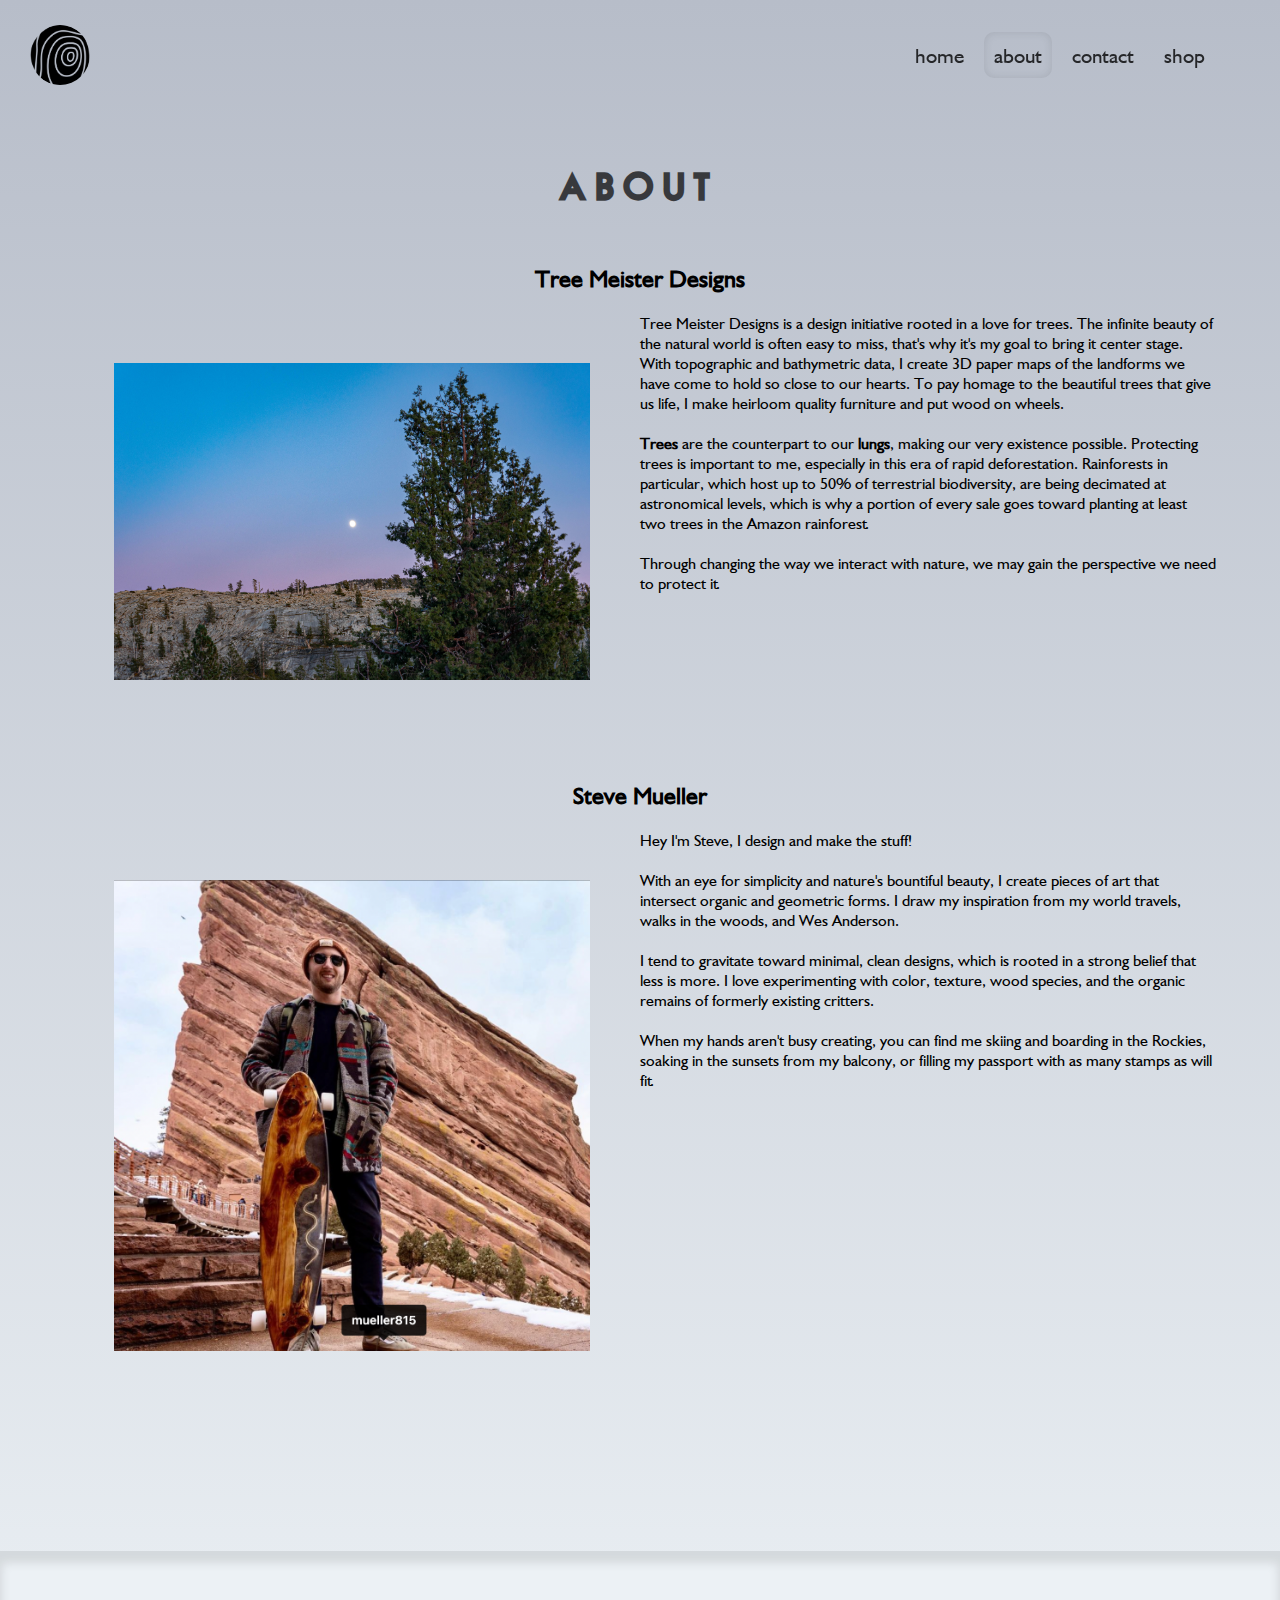
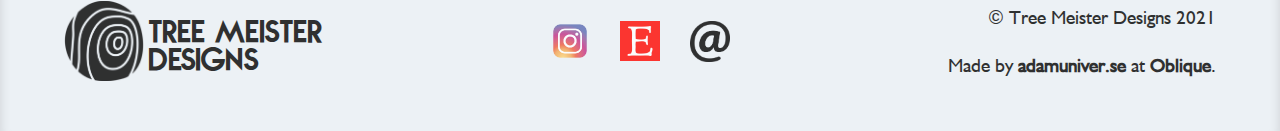
<file: about.html>
<html lang="en">
<head>
    <meta charset="UTF-8">
    <meta name="viewport" content="width=device-width, initial-scale=1.0">
    <link rel="stylesheet" href="styles.css">
    <link rel="icon" type="image/png" href="img/logo.png">
    <title>Tree Meister Designs - Home</title>
    <script src="https://ajax.googleapis.com/ajax/libs/jquery/3.6.0/jquery.min.js"></script>
    <script src="js/jquery.min.js"></script> 
    <script src="js/jquery-ui.js"></script>
</head>
<body>

    <nav class=desktop-nav>
        <div class=nav-container>
            <div class=nav-logo><a href="index.html"><img src="img/logo.png" alt=""><h1>TREE MEISTER DESIGNS</h1></a></div>
            <div class=nav-links>
                <a href="index.html"><p>home</p></a>
                <a class=nav-active href="about.html"><p>about</p></a>
                <a href="contact.html"><p>contact</p></a>
                <a target=_blank href="https://etsy.me/3eWZcdj"><p>shop</p></a>
            </div>
        </div>
    </nav>

    <nav class=mobile-nav>
        <div class=nav-container>
            <div class=nav-logo><a href=index.html><img src="img/logo.png" alt=""></a></div>
            <div class="hamburger">
              <span class="bar"></span>
              <span class="bar"></span>
              <span class="bar"></span>
          </div>
        </div>
        <div class=nav-drop>
            <div class=nav-links>
                <a href="index.html"><p>home</p></a>
                <a class=nav-active href="about.html"><p>about</p></a>
                <a href="contact.html"><p>contact</p></a>
                <a target=_blank href="https://etsy.me/3eWZcdj"><p>shop</p></a>
            </div>
        </div>
    </nav>

    <div class=about-container>
      <h1>ABOUT</h1>
        <div class=about-1>
          <h3>Tree Meister Designs</h3>
          <div><img src="img/moon.jpg" alt=""></div>
          <div><p>Tree Meister Designs is a design initiative rooted in a love for trees. The infinite beauty of the natural world is often easy to miss, that's why it's my goal to bring it center stage. With topographic and bathymetric data, I create 3D paper maps of the landforms we have come to hold so close to our hearts. To pay homage to the beautiful trees that give us life, I make heirloom quality furniture and put wood on wheels.
            <br><br>
            <strong>Trees</strong> are the counterpart to our <strong>lungs</strong>, making our very existence possible. Protecting trees is important to me, especially in this era of rapid deforestation. Rainforests in particular, which host up to 50% of terrestrial biodiversity, are being decimated at astronomical levels, which is why a portion of every sale goes toward planting at least two trees in the Amazon rainforest.
            
            
            <br><br>
            Through changing the way we interact with nature, we may gain the perspective we need to protect it. 
            
            </p></div>
        </div>

        <div class=about-2>
          <h3>Steve Mueller</h3>
          <div><img src="img/steve.png" alt=""></div>
          <div><p>Hey I'm Steve, I design and make the stuff! 
            <br><br>
            With an eye for simplicity and nature's bountiful beauty, I create pieces of art that intersect organic and geometric forms. I draw my inspiration from my world travels, walks in the woods, and Wes Anderson.
            <br><br>
            I tend to gravitate toward minimal, clean designs, which is rooted in a strong belief that less is more. I love experimenting with color, texture, wood species, and the organic remains of formerly existing critters.
            <br><br>
            When my hands aren't busy creating, you can find me skiing and boarding in the Rockies, soaking in the sunsets from my balcony, or filling my passport with as many stamps as will fit.</p></div>
        </div>

    </div>



    <footer>
        <div>
            <img class=footer-logo src="img/logo.png" alt=""><p class=footer-title> Tree Meister<br> Designs</p>
        </div>
    
        <div>
            <a target=_blank href="https://instagram.com/tree_meister_designs"><img class=footer-icon src="img/ig.png" alt=""></a>
            <a target=_blank href="https://etsy.me/3eWZcdj"><img class=footer-icon src="img/etsy.png" alt=""></a>
            <a href="mailto:"><img class=footer-icon src="img/email.png" alt=""></a>
        </div>
    
        <div>
            <p>&copy; Tree Meister Designs 2021<br><br>Made by <a class=oblique href=https://adamuniver.se target=_blank>adamuniver.se</a> at <a class=oblique href=https://obliqueco.com target=_blank>Oblique</a>.
            </p>
        </div>
    
    </footer>


</body>




<script src="js/rellax.js"></script>
<script>
  // Accepts any class name
  var rellax = new Rellax('.rellax');
</script>


<script>
$(function() {
  $('.hamburger').click(function() {
    $(".nav-drop").toggleClass('open');
    $(".hamburger").toggleClass("active");
  });
});


$(function () {
  $(document).scroll(function () {
    var $nav = $(".desktop-nav");
    $nav.toggleClass('scrolled', $(this).scrollTop() > $nav.height());
  });
});

$(function () {
  $(document).scroll(function () {
    var $nav = $(".mobile-nav .nav-container");
    $nav.toggleClass('scrolled', $(this).scrollTop() > $nav.height());
  });
});
$(function () {
  $(document).scroll(function () {
    var $nav = $(".nav-logo a h1");
    $nav.toggleClass('show', $(this).scrollTop() > $nav.height());
  });
});
</script>
</html>
</file>
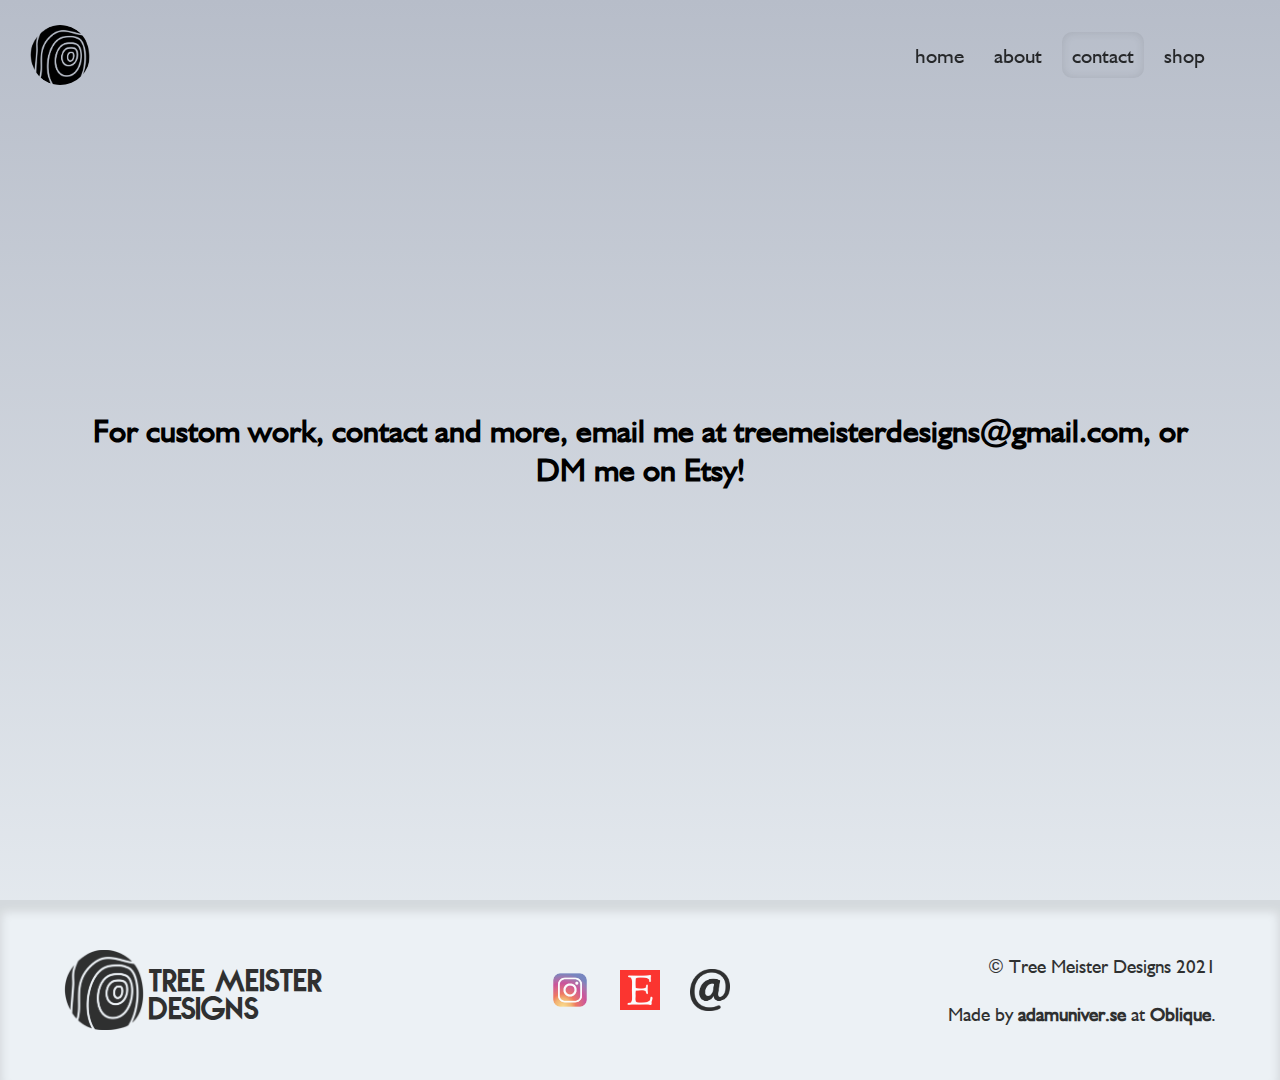
<file: contact.html>
<html lang="en">
<head>
    <meta charset="UTF-8">
    <meta name="viewport" content="width=device-width, initial-scale=1.0">
    <link rel="stylesheet" href="styles.css">
    <link rel="icon" type="image/png" href="img/logo.png">
    <title>Tree Meister Designs - Home</title>
    <script src="https://ajax.googleapis.com/ajax/libs/jquery/3.6.0/jquery.min.js"></script>
    <script src="js/jquery.min.js"></script> 
    <script src="js/jquery-ui.js"></script>
</head>
<body>

    <nav class=desktop-nav>
        <div class=nav-container>
            <div class=nav-logo><a href="index.html"><img src="img/logo.png" alt=""><h1>TREE MEISTER DESIGNS</h1></a></div>
            <div class=nav-links>
                <a href="index.html"><p>home</p></a>
                <a href="about.html"><p>about</p></a>
                <a class=nav-active href="contact.html"><p>contact</p></a>
                <a target=_blank href="https://etsy.me/3eWZcdj"><p>shop</p></a>
            </div>
        </div>
    </nav>

    <nav class=mobile-nav>
        <div class=nav-container>
            <div class=nav-logo><a href=index.html><img src="img/logo.png" alt=""></a></div>
            <div class="hamburger">
              <span class="bar"></span>
              <span class="bar"></span>
              <span class="bar"></span>
          </div>
        </div>
        <div class=nav-drop>
            <div class=nav-links>
                <a href="index.html"><p>home</p></a>
                <a href="about.html"><p>about</p></a>
                <a class=nav-active href="contact.html"><p>contact</p></a>
                <a target=_blank href="https://etsy.me/3eWZcdj"><p>shop</p></a>
            </div>
        </div>
    </nav>

    <div class=contact-container>
        <h1>For custom work, contact and more, email me at <a href=mailto:Treemeisterdesigns@gmail.com>treemeisterdesigns@gmail.com</a>, or DM me on <a href=https://etsy.me/3eWZcdj><span>Etsy</span></a>!</h1>
    </div>



    <footer>
        <div>
            <img class=footer-logo src="img/logo.png" alt=""><p class=footer-title> Tree Meister<br> Designs</p>
        </div>
    
        <div>
            <a target=_blank href="https://instagram.com/tree_meister_designs"><img class=footer-icon src="img/ig.png" alt=""></a>
            <a target=_blank href="https://etsy.me/3eWZcdj"><img class=footer-icon src="img/etsy.png" alt=""></a>
            <a href="mailto:"><img class=footer-icon src="img/email.png" alt=""></a>
        </div>
    
        <div>
            <p>&copy; Tree Meister Designs 2021<br><br>Made by <a class=oblique href=https://adamuniver.se target=_blank>adamuniver.se</a> at <a class=oblique href=https://obliqueco.com target=_blank>Oblique</a>.
            </p>
        </div>
    
    </footer>


</body>




<script src="js/rellax.js"></script>
<script>
  // Accepts any class name
  var rellax = new Rellax('.rellax');
</script>


<script>
$(function() {
  $('.hamburger').click(function() {
    $(".nav-drop").toggleClass('open');
    $(".hamburger").toggleClass("active");
  });
});


$(function () {
  $(document).scroll(function () {
    var $nav = $(".desktop-nav");
    $nav.toggleClass('scrolled', $(this).scrollTop() > $nav.height());
  });
});

$(function () {
  $(document).scroll(function () {
    var $nav = $(".mobile-nav .nav-container");
    $nav.toggleClass('scrolled', $(this).scrollTop() > $nav.height());
  });
});
$(function () {
  $(document).scroll(function () {
    var $nav = $(".nav-logo a h1");
    $nav.toggleClass('show', $(this).scrollTop() > $nav.height());
  });
});
</script>
</html>
</file>
<file: styles.css>
* {
  margin: 0;
  -webkit-box-sizing: border-box;
          box-sizing: border-box;
}

::-moz-selection {
  background: rgba(118, 192, 213, 0);
  color: white;
}

::selection {
  background: rgba(118, 192, 213, 0);
  color: white;
}

::-moz-selection {
  background: #76c0d5;
  /* Gecko Browsers */
  border-radius: 10px;
}

@font-face {
  font-family: nova;
  src: url(fonts/nova.otf);
}

@font-face {
  font-family: humanist;
  src: url(fonts/Humanist.ttf);
}

a {
  text-decoration: none;
  color: inherit;
  cursor: pointer !important;
}

body {
  background: -webkit-gradient(linear, left bottom, left top, from(#ecf1f5), to(#b7bdc9));
  background: linear-gradient(0deg, #ecf1f5 0%, #b7bdc9 100%);
  font-family: "humanist";
}

button {
  margin: 20px 0;
  -webkit-backdrop-filter: blur(4px);
          backdrop-filter: blur(4px);
  font-family: "humanist";
  font-size: 1.2em;
  border: none;
  border-radius: 10px;
  -webkit-box-shadow: rgba(0, 0, 0, 0.1) 0px 0px 30px;
          box-shadow: rgba(0, 0, 0, 0.1) 0px 0px 30px;
  padding: 10px 15px;
  background: rgba(255, 255, 255, 0.05);
  cursor: pointer !important;
  -webkit-transition: 0.3s;
  transition: 0.3s;
}

button:hover {
  -webkit-transform: translateY(3px);
          transform: translateY(3px);
  -webkit-box-shadow: rgba(0, 0, 0, 0.15) 0px 0px 10px;
          box-shadow: rgba(0, 0, 0, 0.15) 0px 0px 10px;
  -webkit-transition: 0.3s;
  transition: 0.3s;
}

@media screen and (min-width: 700px) {
  .nav-active {
    -webkit-box-shadow: rgba(0, 0, 0, 0.1) 0px 0px 10px inset;
            box-shadow: rgba(0, 0, 0, 0.1) 0px 0px 10px inset;
    border-radius: 10px;
    -webkit-user-select: none;
       -moz-user-select: none;
        -ms-user-select: none;
            user-select: none;
    pointer-events: none;
  }
  .mobile-nav {
    display: none !important;
  }
  .desktop-hide {
    display: none;
  }
  nav {
    position: fixed;
    z-index: 1000000000;
    height: 110px;
    width: 100%;
    -ms-flex-line-pack: center;
        align-content: center;
    -webkit-transition: 0.3s;
    transition: 0.3s;
  }
  .scrolled {
    -webkit-backdrop-filter: blur(4px);
            backdrop-filter: blur(4px);
    -webkit-box-shadow: rgba(0, 0, 0, 0.1) 0px 0px 30px;
            box-shadow: rgba(0, 0, 0, 0.1) 0px 0px 30px;
    height: 90px;
    -webkit-transition: 0.3s;
    transition: 0.3s;
  }
  .nav-container {
    display: -webkit-box;
    display: -ms-flexbox;
    display: flex;
    -webkit-box-align: center;
        -ms-flex-align: center;
            align-items: center;
    -webkit-box-pack: center;
        -ms-flex-pack: center;
            justify-content: center;
    -ms-flex-wrap: nowrap;
        flex-wrap: nowrap;
    height: 100%;
  }
  .nav-logo {
    width: 80%;
    margin-left: 30px;
  }
  .nav-logo a {
    width: 100%;
    display: -webkit-box;
    display: -ms-flexbox;
    display: flex;
    -webkit-box-pack: start;
        -ms-flex-pack: start;
            justify-content: flex-start;
    -webkit-box-align: center;
        -ms-flex-align: center;
            align-items: center;
    letter-spacing: 0.1em;
  }
  .nav-logo a h1 {
    margin-left: 5%;
    opacity: 0;
    -webkit-transition: 0.3s;
    transition: 0.3s;
  }
  .show {
    opacity: 0.8 !important;
    -webkit-transition: 0.3s;
    transition: 0.3s;
  }
  .nav-logo a:hover h1 {
    color: #474747;
    -webkit-transition: 0.2;
    transition: 0.2;
  }
  .nav-links {
    width: 70%;
    text-align: right;
    margin-right: 60px;
    font-family: humanist;
    display: -webkit-box;
    display: -ms-flexbox;
    display: flex;
    -webkit-box-pack: end;
        -ms-flex-pack: end;
            justify-content: flex-end;
    -webkit-box-align: center;
        -ms-flex-align: center;
            align-items: center;
    font-size: 1.3em;
    font-weight: 100;
    color: rgba(0, 0, 0, 0.8);
  }
  .nav-links a {
    padding: 10px;
    margin: 5px;
    -webkit-transition: 0.2s;
    transition: 0.2s;
  }
  .nav-links a:hover {
    z-index: 1000;
    -webkit-backdrop-filter: blur(4px);
            backdrop-filter: blur(4px);
    -webkit-box-shadow: rgba(0, 0, 0, 0.1) 0px 0px 10px;
            box-shadow: rgba(0, 0, 0, 0.1) 0px 0px 10px;
    border-radius: 10px;
    -webkit-transition: 0.2s;
    transition: 0.2s;
  }
  .nav-links a:active {
    -webkit-box-shadow: rgba(0, 0, 0, 0.1) 0px 0px 10px inset;
            box-shadow: rgba(0, 0, 0, 0.1) 0px 0px 10px inset;
    border-radius: 10px;
    -webkit-transition: 0.2s;
    transition: 0.2s;
  }
  .nav-logo img {
    border-radius: 100%;
    height: 60px;
  }
  .landing {
    width: 100vw;
    height: 100vh;
    display: -webkit-box;
    display: -ms-flexbox;
    display: flex;
    -webkit-box-align: center;
        -ms-flex-align: center;
            align-items: center;
    -webkit-box-pack: center;
        -ms-flex-pack: center;
            justify-content: center;
  }
  .landing-head {
    z-index: 100;
  }
  .headline h1 {
    position: relative;
    color: black;
    z-index: 100;
    opacity: 0.7;
    font-size: 5vw;
    padding-bottom: 10px;
    font-family: nova;
    letter-spacing: 25px;
    font-weight: 100;
    text-align: center;
  }
  .headline {
    z-index: 1000;
    width: 85%;
    padding-bottom: 10px;
    padding: 20px;
    -webkit-backdrop-filter: blur(4px);
            backdrop-filter: blur(4px);
    border-radius: 0px;
    -webkit-box-shadow: rgba(0, 0, 0, 0.1) 0px 0px 30px;
            box-shadow: rgba(0, 0, 0, 0.1) 0px 0px 30px;
  }
  .landing-lake-image img {
    height: 60vh;
    width: auto;
    position: relative;
    opacity: 0.9;
  }
  .landing-lake-image {
    position: absolute;
    z-index: 1;
  }
  .home-products {
    margin-top: 10vh;
    width: 100%;
  }
  .home-products p {
    text-align: center !important;
  }
  .home-products h2 {
    text-align: center;
    font-size: 3em;
    font-family: nova;
    opacity: 0.7;
    letter-spacing: 0.2em;
  }
  .home-products div {
    text-align: center;
  }
  .home-products div h2 {
    font-size: 2em;
  }
  .home-products div button {
    text-align: center;
  }
  .home-products-title {
    width: 100%;
    text-align: center;
    text-transform: uppercase;
    font-family: nova;
    letter-spacing: 0.2em;
    opacity: 0.7;
  }
  .home-products-container {
    display: -webkit-box;
    display: -ms-flexbox;
    display: flex;
    -ms-flex-wrap: wrap;
        flex-wrap: wrap;
    -webkit-box-pack: center;
        -ms-flex-pack: center;
            justify-content: center;
    width: 90%;
    margin: 5%;
  }
  .home-product-card {
    width: 300px;
    margin: 1.5%;
    padding: 15px;
    -webkit-backdrop-filter: blur(4px);
            backdrop-filter: blur(4px);
    border-radius: 15px;
    -webkit-box-shadow: rgba(0, 0, 0, 0.1) 0px 0px 30px;
            box-shadow: rgba(0, 0, 0, 0.1) 0px 0px 30px;
  }
  .home-product-card img {
    -o-object-fit: cover;
       object-fit: cover;
    border-radius: 7px;
    width: 100%;
    height: 270px;
  }
  .home-product-card p {
    font-size: 1.5em;
    padding: 10px 0 0 0;
    font-weight: bold;
  }
  .home-product-card p:last-child {
    font-size: 1em;
    padding: 0;
    opacity: 0.5;
  }
  .contact-container {
    height: 100vh;
    width: 100%;
    display: -webkit-box;
    display: -ms-flexbox;
    display: flex;
    -webkit-box-pack: center;
        -ms-flex-pack: center;
            justify-content: center;
    -webkit-box-align: center;
        -ms-flex-align: center;
            align-items: center;
    padding: 5%;
    text-align: center;
  }
  .about-container {
    padding: 150px 0 100px;
    width: 90%;
    margin: auto;
    display: -webkit-box;
    display: -ms-flexbox;
    display: flex;
    -webkit-box-pack: center;
        -ms-flex-pack: center;
            justify-content: center;
    -webkit-box-align: center;
        -ms-flex-align: center;
            align-items: center;
    -ms-flex-wrap: wrap;
        flex-wrap: wrap;
  }
  .about-container img {
    width: 100%;
    margin: auto;
    text-align: center;
    padding: 050px;
  }
  .about-container h1 {
    width: 100%;
    font-size: 3em;
    font-family: nova;
    opacity: 0.7;
    letter-spacing: 0.2em;
    text-align: center;
    padding-bottom: 50px;
  }
  .about-container .about-1, .about-container .about-2 {
    width: 100%;
    display: -webkit-box;
    display: -ms-flexbox;
    display: flex;
    -ms-flex-wrap: wrap;
        flex-wrap: wrap;
    padding-bottom: 50px;
  }
  .about-container .about-1 h3, .about-container .about-2 h3 {
    width: 100%;
    text-align: center;
    font-size: 1.5em;
    margin-bottom: 20px;
  }
  .about-container .about-1 div, .about-container .about-2 div {
    width: 50%;
  }
  footer {
    width: 100%;
    display: -webkit-box;
    display: -ms-flexbox;
    display: flex;
    -webkit-box-pack: center;
        -ms-flex-pack: center;
            justify-content: center;
    -webkit-box-align: center;
        -ms-flex-align: center;
            align-items: center;
    padding: 50px 0px;
    -webkit-backdrop-filter: blur(7px);
            backdrop-filter: blur(7px);
    border-radius: 15px;
    background-color: #ecf1f5;
    -webkit-box-shadow: rgba(0, 0, 0, 0.1) 0px 10px 10px 2px inset;
            box-shadow: rgba(0, 0, 0, 0.1) 0px 10px 10px 2px inset;
    border-radius: 0;
  }
  footer div {
    opacity: 0.8;
    width: 30%;
    display: -webkit-box;
    display: -ms-flexbox;
    display: flex;
    -webkit-box-pack: center;
        -ms-flex-pack: center;
            justify-content: center;
    -webkit-box-align: center;
        -ms-flex-align: center;
            align-items: center;
    text-align: center;
  }
  footer div:first-child {
    -webkit-box-pack: start;
        -ms-flex-pack: start;
            justify-content: flex-start;
  }
  footer div:last-child {
    text-align: right;
    -webkit-box-pack: end;
        -ms-flex-pack: end;
            justify-content: flex-end;
    font-size: 1.2em;
  }
  footer div img {
    width: 50px;
  }
  footer div .footer-logo {
    width: 80px;
  }
  footer div .footer-title {
    padding-left: 5px;
    font-size: 2.5em;
    font-family: nova;
    text-align: left;
    line-height: 0.7em;
  }
  footer div .footer-icon {
    padding: 5px;
    margin: 10px;
  }
  footer div .footer-icon:hover {
    z-index: 1000;
    -webkit-backdrop-filter: blur(4px);
            backdrop-filter: blur(4px);
    -webkit-box-shadow: rgba(0, 0, 0, 0.1) 0px 0px 10px;
            box-shadow: rgba(0, 0, 0, 0.1) 0px 0px 10px;
    border-radius: 10px;
    -webkit-transition: 0.2s;
    transition: 0.2s;
  }
  footer div .footer-icon:active {
    -webkit-box-shadow: rgba(0, 0, 0, 0.1) 0px 0px 10px inset;
            box-shadow: rgba(0, 0, 0, 0.1) 0px 0px 10px inset;
  }
  footer div .oblique {
    font-weight: 700;
    -webkit-transition: 0.1s;
    transition: 0.1s;
  }
  footer div .oblique:hover {
    color: #f42a50;
    -webkit-transition: 0.1s;
    transition: 0.1s;
  }
}

@media screen and (max-width: 700px) {
  .hamburger {
    display: block;
  }
  .bar {
    display: block;
    width: 25px;
    height: 3px;
    margin: 5px auto;
    -webkit-transition: all 0.3s ease-in-out;
    transition: all 0.3s ease-in-out;
    background-color: #101010;
  }
  .hamburger.active .bar:nth-child(2) {
    opacity: 0;
    background-color: #C82D47;
  }
  .hamburger.active .bar:nth-child(1) {
    -webkit-transform: translateY(8px) rotate(45deg);
            transform: translateY(8px) rotate(45deg);
    background-color: #C82D47;
  }
  .hamburger.active .bar:nth-child(3) {
    -webkit-transform: translateY(-8px) rotate(-45deg);
            transform: translateY(-8px) rotate(-45deg);
    background-color: #C82D47;
  }
  .desktop-nav {
    display: none;
  }
  nav {
    position: fixed;
    z-index: 1000000000;
    height: 90px;
    width: 100%;
    -ms-flex-line-pack: center;
        align-content: center;
  }
  .nav-container {
    display: -webkit-box;
    display: -ms-flexbox;
    display: flex;
    -webkit-box-align: center;
        -ms-flex-align: center;
            align-items: center;
    -webkit-box-pack: center;
        -ms-flex-pack: center;
            justify-content: center;
    -ms-flex-wrap: nowrap;
        flex-wrap: nowrap;
    height: 90px;
    width: 100%;
    z-index: 10000000;
    position: relative;
  }
  .nav-logo {
    width: 80%;
  }
  .nav-drop {
    position: absolute;
    z-index: 100000;
    top: 0;
    -webkit-transform: scale(1.2);
            transform: scale(1.2);
    opacity: 0;
    -webkit-filter: blur(5px);
            filter: blur(5px);
    width: 100%;
    height: 100vh;
    background: rgba(0, 0, 0, 0.4);
    -webkit-backdrop-filter: blur(5px);
            backdrop-filter: blur(5px);
    display: -webkit-box;
    display: -ms-flexbox;
    display: flex;
    -webkit-box-align: center;
        -ms-flex-align: center;
            align-items: center;
    -webkit-transition: 0.5s;
    transition: 0.5s;
  }
  .scrolled {
    -webkit-backdrop-filter: blur(4px);
            backdrop-filter: blur(4px);
    -webkit-box-shadow: rgba(0, 0, 0, 0.1) 0px 0px 30px;
            box-shadow: rgba(0, 0, 0, 0.1) 0px 0px 30px;
    -webkit-transition: 0.3s;
    transition: 0.3s;
  }
  .open {
    opacity: 1 !important;
    -webkit-filter: blur(0px);
            filter: blur(0px);
    -webkit-transform: scale(1);
            transform: scale(1);
    -webkit-transition: 0.5s;
    transition: 0.5s;
  }
  .nav-links {
    width: 100%;
    height: 50%;
    text-align: center;
    font-family: humanist;
    display: -webkit-box;
    display: -ms-flexbox;
    display: flex;
    -webkit-box-pack: end;
        -ms-flex-pack: end;
            justify-content: flex-end;
    -ms-flex-wrap: wrap;
        flex-wrap: wrap;
    -webkit-box-align: center;
        -ms-flex-align: center;
            align-items: center;
    font-size: 2em;
    font-weight: 100;
    color: #EEE;
    opacity: 0.8;
  }
  .nav-links a {
    padding: 10px;
    margin: 5px;
    width: 100%;
    z-index: 1000;
  }
  .nav-logo img {
    border-radius: 100%;
    height: 60px;
  }
  .nav-logo a h1 {
    display: none;
  }
  .landing {
    width: 100vw;
    height: 100vh;
    display: -webkit-box;
    display: -ms-flexbox;
    display: flex;
    -webkit-box-align: center;
        -ms-flex-align: center;
            align-items: center;
    -webkit-box-pack: center;
        -ms-flex-pack: center;
            justify-content: center;
  }
  .landing-head {
    z-index: 100;
  }
  .headline h1 {
    position: relative;
    font-size: 20vw;
    color: black;
    line-height: 1em;
    z-index: 100;
    opacity: 0.7;
    width: 90%;
    font-family: nova;
    letter-spacing: 5px;
    font-weight: 100;
    text-align: center;
  }
  .headline {
    z-index: 1000;
    -webkit-backdrop-filter: blur(4px);
            backdrop-filter: blur(4px);
    border-radius: 20px;
    -webkit-box-shadow: rgba(0, 0, 0, 0.1) 0px 0px 30px;
            box-shadow: rgba(0, 0, 0, 0.1) 0px 0px 30px;
    padding: 10%;
  }
  .landing-lake-image {
    opacity: 0.9;
    width: 100%;
    height: auto;
    -webkit-transform: rotate(-90deg);
            transform: rotate(-90deg);
    position: absolute;
    left: 0;
    top: 35%;
  }
  .landing-lake-image img {
    width: 100%;
    -webkit-transform: rotate(-90deg);
            transform: rotate(-90deg);
  }
  .landing-lake-image {
    z-index: 1;
  }
  .home-products {
    margin-top: 10vh;
    width: 100%;
  }
  .home-products h2 {
    text-align: center;
    font-size: 3em;
    font-family: nova;
    opacity: 0.7;
    letter-spacing: 0.3em;
  }
  .home-products p {
    text-align: center;
  }
  .home-products div {
    text-align: center;
  }
  .home-products div h2 {
    font-size: 2em;
  }
  .home-products div button {
    text-align: center;
  }
  .home-products-container {
    display: -webkit-box;
    display: -ms-flexbox;
    display: flex;
    -ms-flex-wrap: wrap;
        flex-wrap: wrap;
    -webkit-box-pack: center;
        -ms-flex-pack: center;
            justify-content: center;
    width: 90%;
    margin: 5%;
  }
  .home-product-card {
    width: 300px;
    margin: 1.5%;
    padding: 15px;
    -webkit-backdrop-filter: blur(4px);
            backdrop-filter: blur(4px);
    border-radius: 15px;
    -webkit-box-shadow: rgba(0, 0, 0, 0.1) 0px 0px 30px;
            box-shadow: rgba(0, 0, 0, 0.1) 0px 0px 30px;
  }
  .home-product-card img {
    -o-object-fit: cover;
       object-fit: cover;
    border-radius: 7px;
    width: 100%;
    height: 270px;
  }
  .home-product-card p {
    font-size: 1.5em;
    padding: 10px 0 0 0;
    font-weight: bold;
  }
  .home-product-card p:last-child {
    font-size: 1em;
    padding: 0;
    opacity: 0.5;
  }
  .contact-container {
    text-align: center;
    height: 80vh;
    width: 80%;
    padding: 0%;
    display: -webkit-box;
    display: -ms-flexbox;
    display: flex;
    -webkit-box-align: center;
        -ms-flex-align: center;
            align-items: center;
    -webkit-box-pack: center;
        -ms-flex-pack: center;
            justify-content: center;
    margin: auto;
  }
  .contact-container h1 {
    font-size: 6vw;
    line-height: 1.5em;
    padding: 20px;
    -webkit-backdrop-filter: blur(4px);
            backdrop-filter: blur(4px);
    border-radius: 15px;
    -webkit-box-shadow: rgba(0, 0, 0, 0.1) 0px 0px 30px;
            box-shadow: rgba(0, 0, 0, 0.1) 0px 0px 30px;
  }
  .about-container {
    padding: 100px 0 50px;
    width: 90%;
    margin: auto;
    display: -webkit-box;
    display: -ms-flexbox;
    display: flex;
    -webkit-box-pack: center;
        -ms-flex-pack: center;
            justify-content: center;
    -webkit-box-align: center;
        -ms-flex-align: center;
            align-items: center;
    -ms-flex-wrap: wrap;
        flex-wrap: wrap;
  }
  .about-container img {
    width: 100%;
    margin: auto;
    text-align: center;
    padding: 20px 0 20px 0;
  }
  .about-container h1 {
    width: 100%;
    font-size: 3em;
    font-family: nova;
    opacity: 0.7;
    letter-spacing: 0.2em;
    text-align: center;
    padding-bottom: 50px;
  }
  .about-container .about-1, .about-container .about-2 {
    width: 100%;
    display: -webkit-box;
    display: -ms-flexbox;
    display: flex;
    -ms-flex-wrap: wrap;
        flex-wrap: wrap;
    padding-bottom: 50px;
  }
  .about-container .about-1 p, .about-container .about-2 p {
    font-size: 1.3em;
  }
  .about-container .about-1 h3, .about-container .about-2 h3 {
    width: 100%;
    text-align: center;
    font-size: 1.5em;
    margin-bottom: 0px;
  }
  .about-container .about-1 div, .about-container .about-2 div {
    width: 100%;
  }
  footer {
    width: 100%;
    display: -webkit-box;
    display: -ms-flexbox;
    display: flex;
    -webkit-box-pack: center;
        -ms-flex-pack: center;
            justify-content: center;
    -webkit-box-align: center;
        -ms-flex-align: center;
            align-items: center;
    padding: 50px 0px;
    -ms-flex-wrap: wrap;
        flex-wrap: wrap;
    -webkit-backdrop-filter: blur(7px);
            backdrop-filter: blur(7px);
    border-radius: 15px;
    background-color: #ecf1f5;
    -webkit-box-shadow: rgba(0, 0, 0, 0.1) 0px 10px 10px 2px inset;
            box-shadow: rgba(0, 0, 0, 0.1) 0px 10px 10px 2px inset;
    border-radius: 0;
  }
  footer div {
    opacity: 0.8;
    width: 100%;
    display: -webkit-box;
    display: -ms-flexbox;
    display: flex;
    -webkit-box-pack: center;
        -ms-flex-pack: center;
            justify-content: center;
    -webkit-box-align: center;
        -ms-flex-align: center;
            align-items: center;
    text-align: center;
    margin: 20px;
  }
  footer div:last-child {
    font-size: 1.5em;
  }
  footer div img {
    width: 50px;
  }
  footer div .footer-logo {
    width: 80px;
  }
  footer div .footer-title {
    padding-left: 5px;
    font-size: 2.5em;
    font-family: nova;
    text-align: left;
    line-height: 0.7em;
  }
  footer div .footer-icon {
    padding: 5px;
    margin: 10px;
  }
  footer div .oblique {
    font-weight: 700;
    -webkit-transition: 0.1s;
    transition: 0.1s;
  }
  footer div .oblique:hover {
    color: #f42a50;
    -webkit-transition: 0.1s;
    transition: 0.1s;
  }
}
/*# sourceMappingURL=styles.css.map */
</file>
